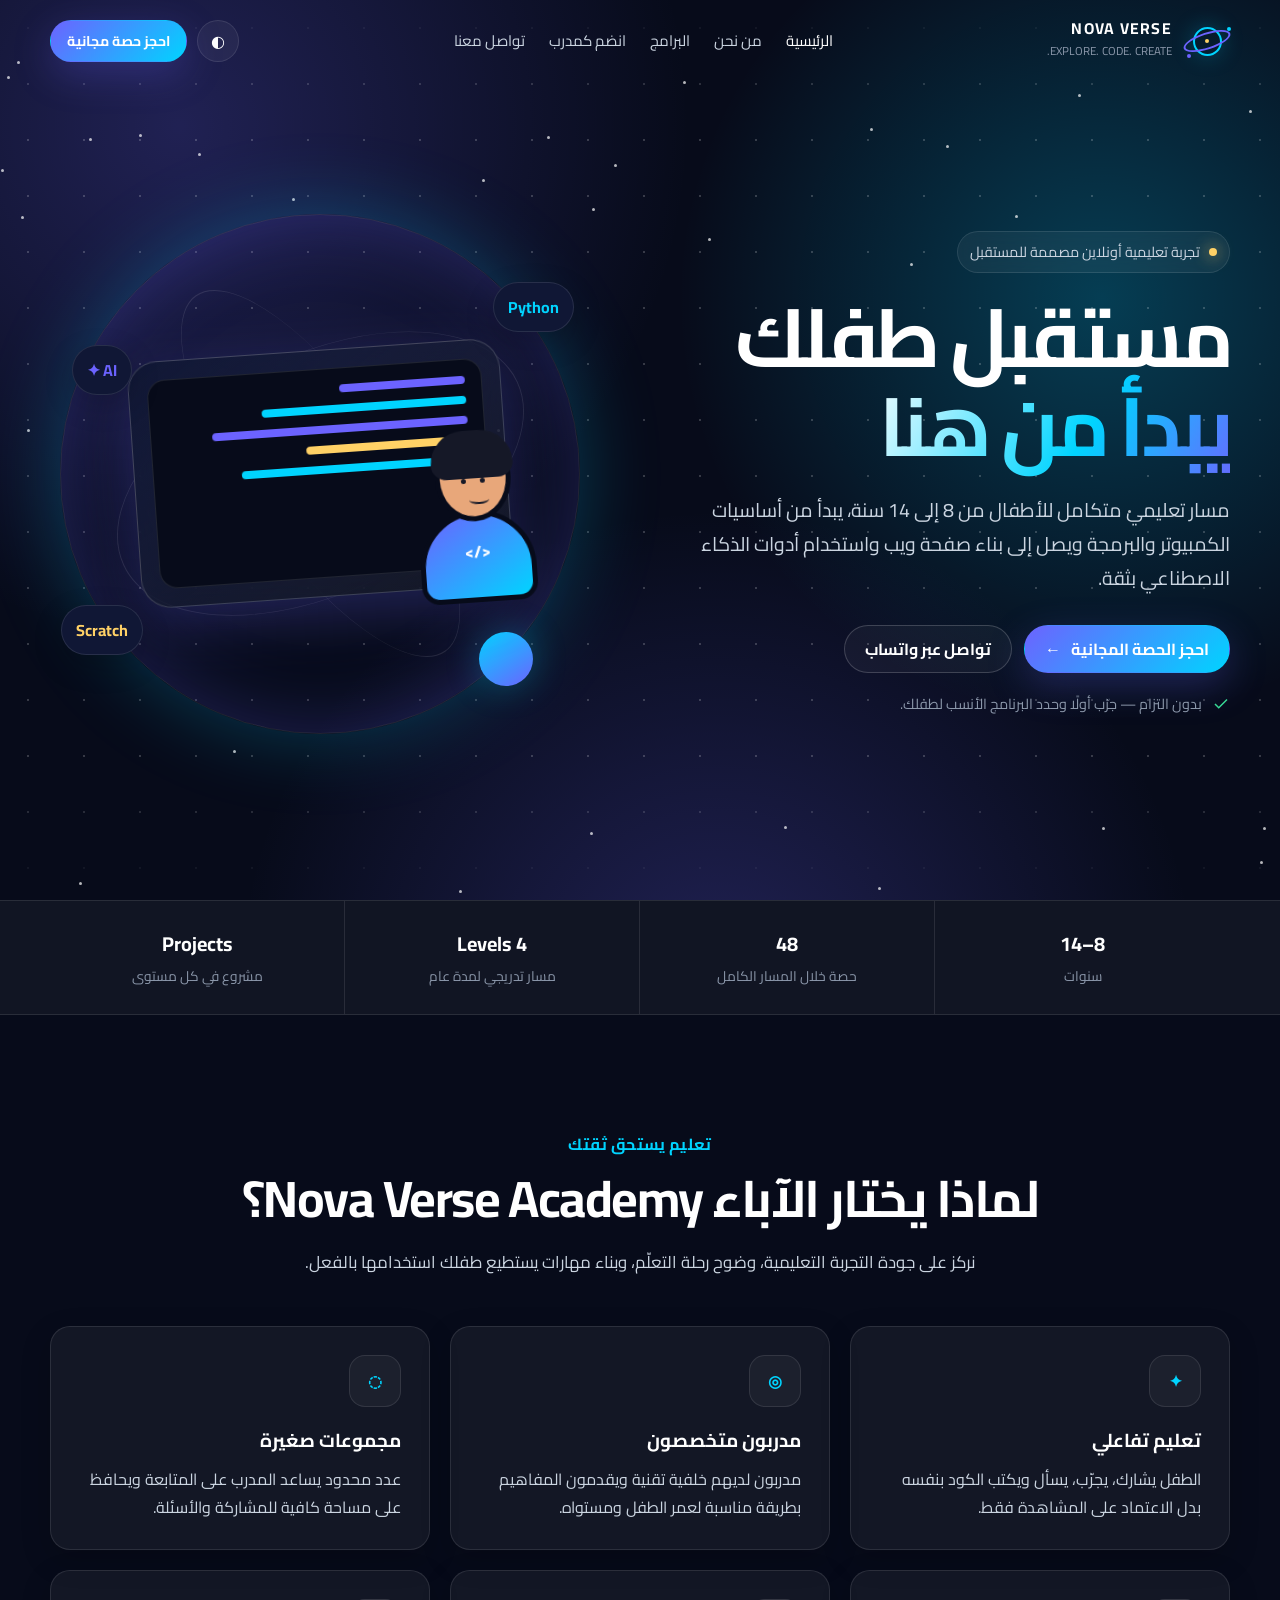
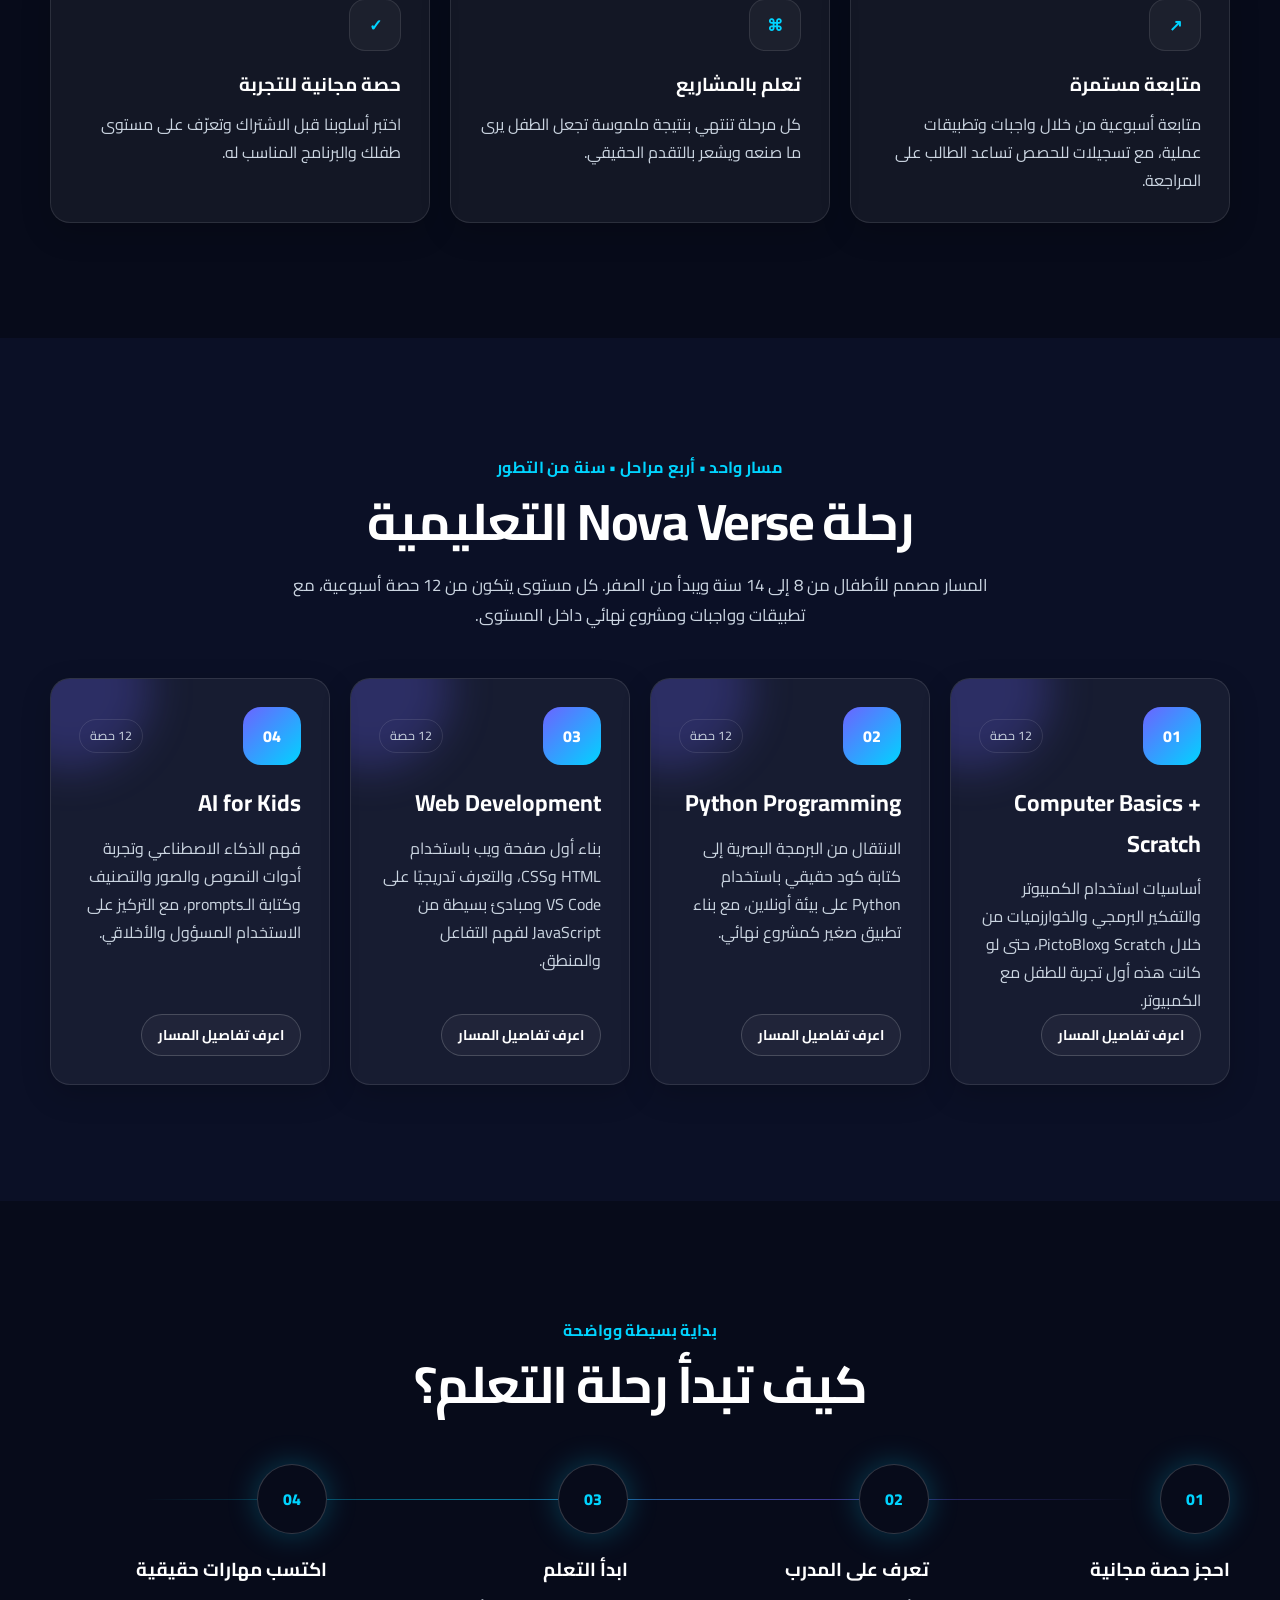
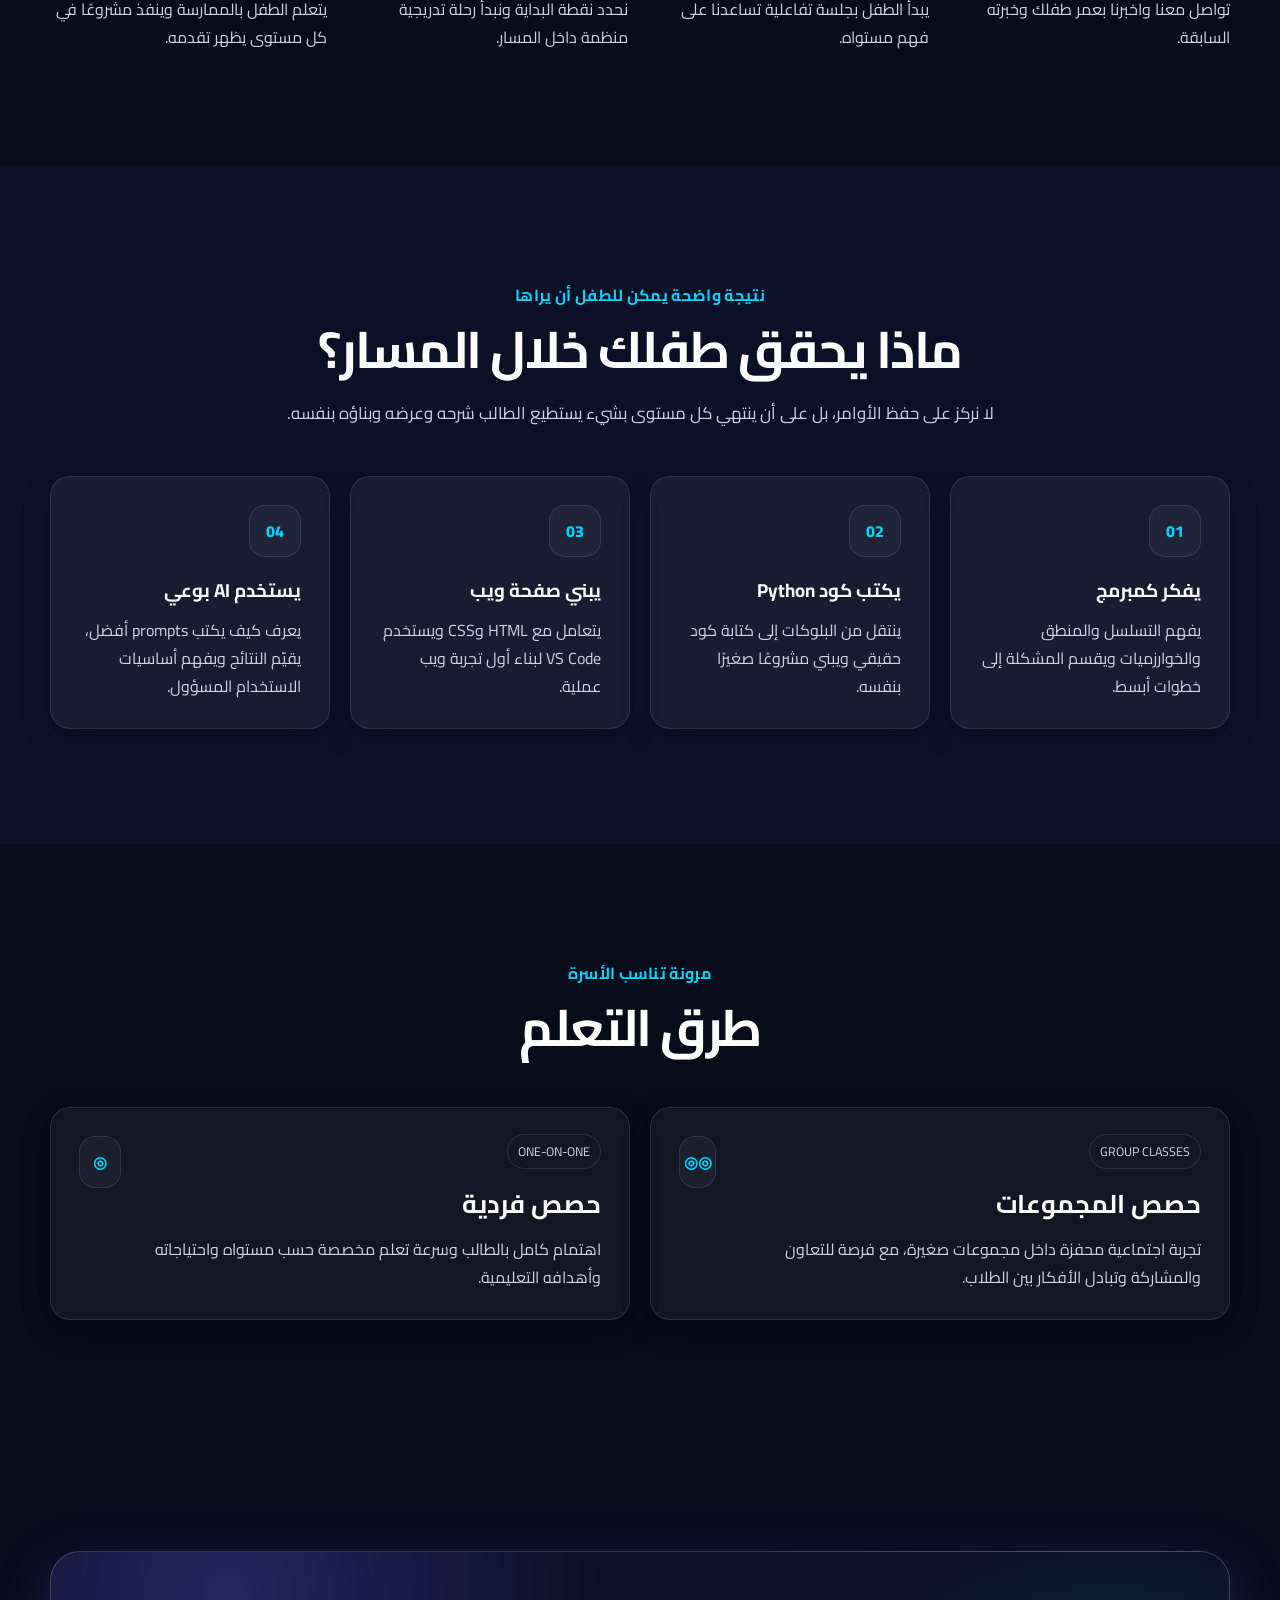
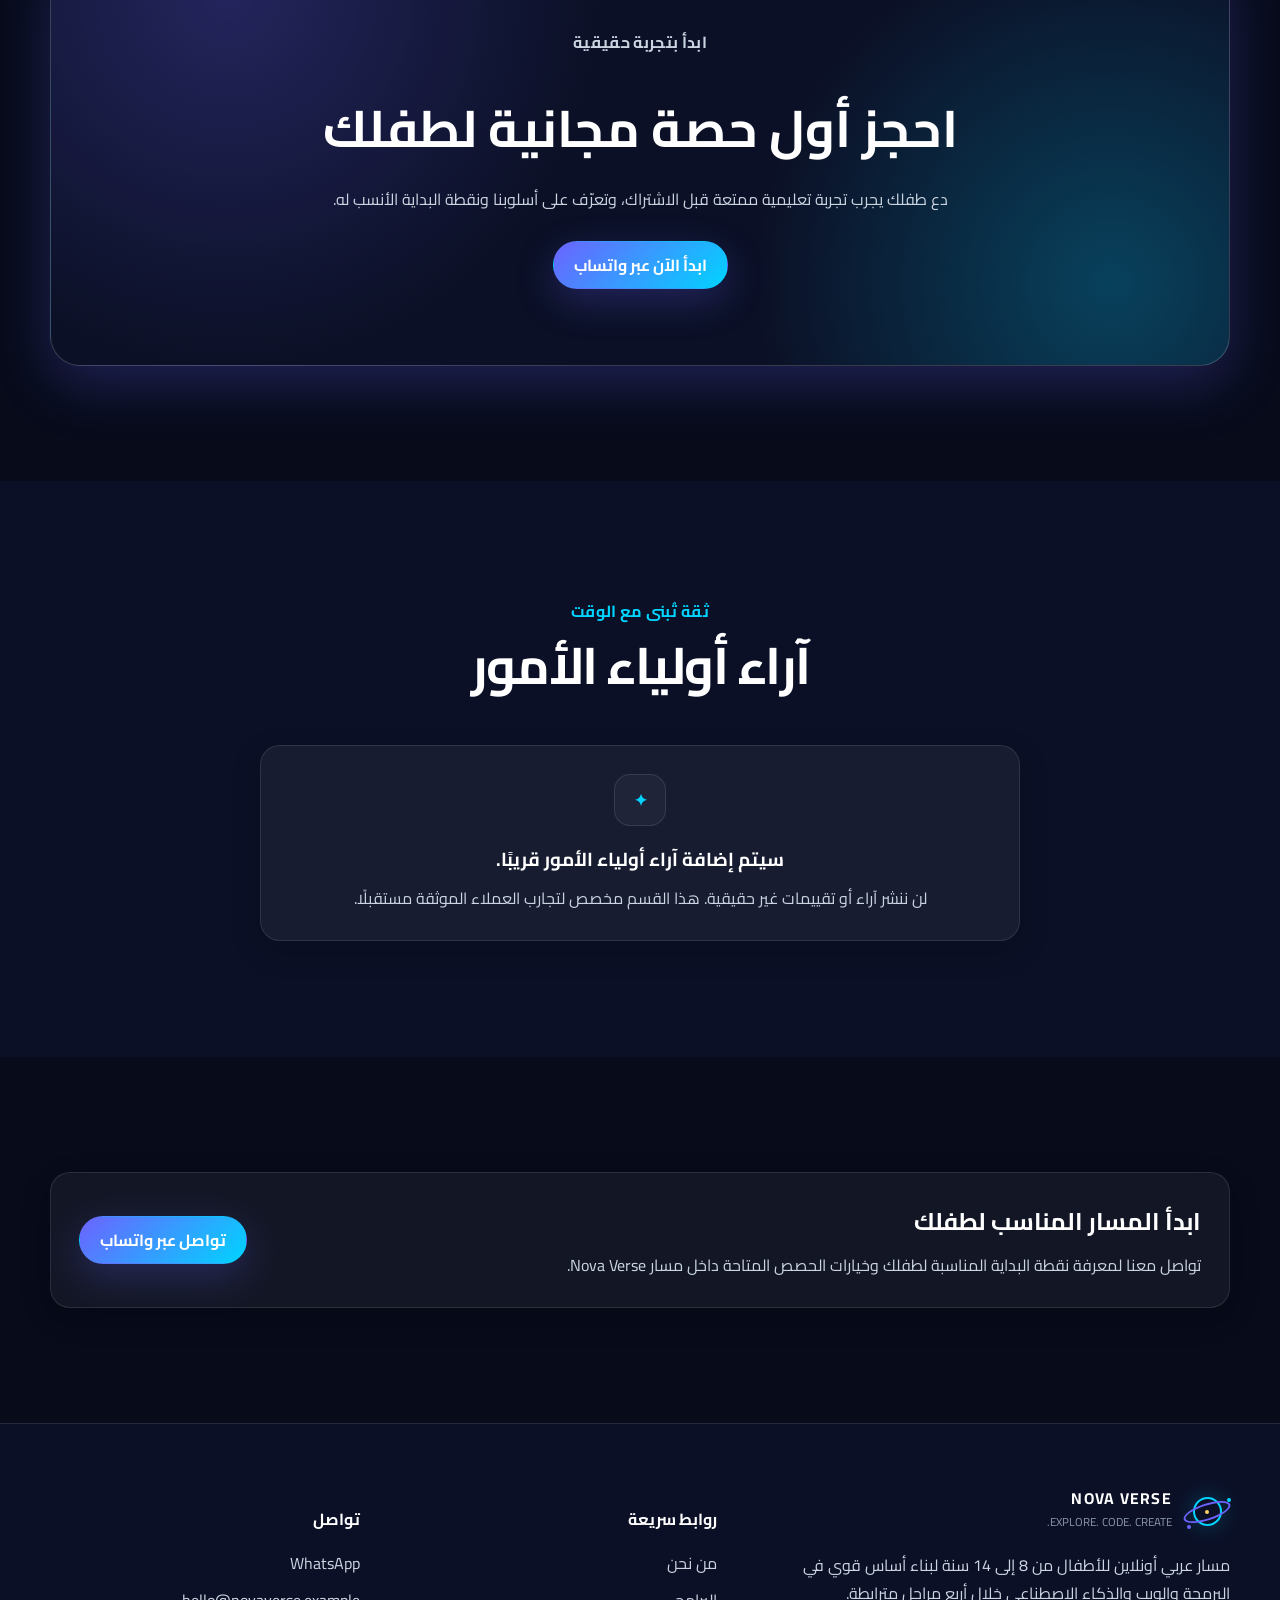
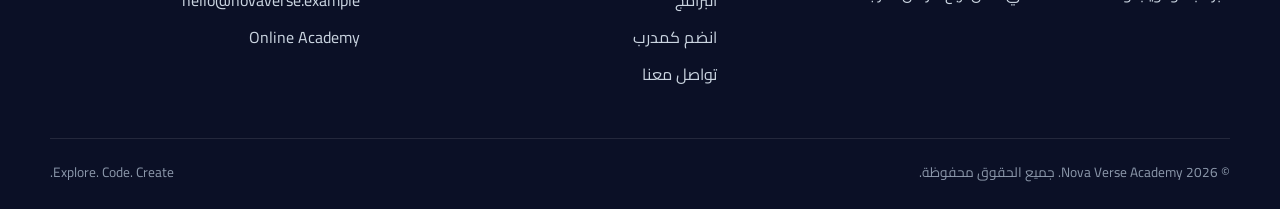
<file: index.html>
<!doctype html>
<html lang="ar" dir="rtl">
<head>
  <meta charset="utf-8">
  <meta name="viewport" content="width=device-width, initial-scale=1">
  <title>Nova Verse Academy | تعلم البرمجة والذكاء الاصطناعي للأطفال</title>
  <meta name="description" content="Nova Verse Academy أكاديمية أونلاين لتعليم الأطفال البرمجة والذكاء الاصطناعي بالعربية من خلال حصص تفاعلية ومشاريع عملية.">
  <meta name="theme-color" content="#070B1A">
  <link rel="stylesheet" href="css/styles.css">
</head>
<body>
<a class="skip-link" href="#main">تخطَّ إلى المحتوى</a>
<header class="site-header">
  <div class="container nav">
    <a class="brand" href="index.html" aria-label="Nova Verse Academy - الرئيسية">
      <span class="brand-mark" aria-hidden="true"><span class="planet-o"></span><span class="brand-star"></span></span>
      <span class="brand-text"><strong>NOVA VERSE</strong><span>EXPLORE. CODE. CREATE.</span></span>
    </a>
    <nav class="nav-links" data-nav-links aria-label="التنقل الرئيسي">
      <a class="active" href="index.html">الرئيسية</a><a href="about.html">من نحن</a><a href="#courses">البرامج</a><a href="become-instructor.html">انضم كمدرب</a><a href="contact.html">تواصل معنا</a>
    </nav>
    <div class="nav-actions">
      <button class="theme-toggle" data-theme-toggle type="button" aria-label="تغيير الثيم">◐</button>
      <a class="btn btn-primary btn-small" data-whatsapp href="#trial">احجز حصة مجانية</a>
      <button class="menu-toggle" data-menu-toggle aria-expanded="false" aria-label="فتح القائمة">☰</button>
    </div>
  </div>
</header>

<main id="main">
  <section class="hero">
    <div class="stars" aria-hidden="true"></div>
    <div class="container hero-grid">
      <div class="hero-copy reveal">
        <div class="eyebrow"><span class="eyebrow-dot"></span> تجربة تعليمية أونلاين مصممة للمستقبل</div>
        <h1>مستقبل طفلك<br><span class="gradient-text">يبدأ من هنا</span></h1>
        <p>مسار تعليمي متكامل للأطفال من 8 إلى 14 سنة، يبدأ من أساسيات الكمبيوتر والبرمجة ويصل إلى بناء صفحة ويب واستخدام أدوات الذكاء الاصطناعي بثقة.</p>
        <div class="hero-actions">
          <a class="btn btn-primary" href="#trial">احجز الحصة المجانية <span aria-hidden="true">←</span></a>
          <a class="btn btn-secondary" data-whatsapp href="#trial">تواصل عبر واتساب</a>
        </div>
        <div class="hero-note"><svg viewBox="0 0 24 24" fill="none" stroke="currentColor" stroke-width="2"><path d="m20 6-11 11-5-5"/></svg> بدون التزام — جرّب أولًا وحدد البرنامج الأنسب لطفلك.</div>
      </div>
      <div class="hero-art reveal" aria-label="رسم تجريدي لطالب يتعلم البرمجة">
        <div class="orbit-shell">
          <div class="planet"></div>
          <div class="floating-chip chip-python">Python</div>
          <div class="floating-chip chip-scratch">Scratch</div>
          <div class="floating-chip chip-ai">AI ✦</div>
          <div class="laptop-card">
            <div class="screen" aria-hidden="true"><div class="code-line" style="width:42%"></div><div class="code-line"></div><div class="code-line"></div><div class="code-line"></div><div class="code-line"></div></div>
            <div class="learner" aria-hidden="true"><div class="learner-body"></div><div class="learner-head"><div class="learner-face"></div><div class="learner-smile"></div></div><div class="learner-hair"></div></div>
          </div>
        </div>
      </div>
    </div>
  </section>

  <div class="stats-strip">
    <div class="container stats">
      <div class="stat"><strong>8–14</strong><span>سنوات</span></div>
      <div class="stat"><strong>48</strong><span>حصة خلال المسار الكامل</span></div>
      <div class="stat"><strong>4 Levels</strong><span>مسار تدريجي لمدة عام</span></div>
      <div class="stat"><strong>Projects</strong><span>مشروع في كل مستوى</span></div>
    </div>
  </div>

  <section class="section" id="why-us">
    <div class="container">
      <div class="section-head reveal"><p class="section-kicker">تعليم يستحق ثقتك</p><h2 class="section-title">لماذا يختار الآباء Nova Verse Academy؟</h2><p class="section-copy">نركز على جودة التجربة التعليمية، وضوح رحلة التعلّم، وبناء مهارات يستطيع طفلك استخدامها بالفعل.</p></div>
      <div class="card-grid three">
        <article class="glass-card reveal"><div class="icon-box">✦</div><h3>تعليم تفاعلي</h3><p>الطفل يشارك، يجرّب، يسأل ويكتب الكود بنفسه بدل الاعتماد على المشاهدة فقط.</p></article>
        <article class="glass-card reveal"><div class="icon-box">◎</div><h3>مدربون متخصصون</h3><p>مدربون لديهم خلفية تقنية ويقدمون المفاهيم بطريقة مناسبة لعمر الطفل ومستواه.</p></article>
        <article class="glass-card reveal"><div class="icon-box">◌</div><h3>مجموعات صغيرة</h3><p>عدد محدود يساعد المدرب على المتابعة ويحافظ على مساحة كافية للمشاركة والأسئلة.</p></article>
        <article class="glass-card reveal"><div class="icon-box">↗</div><h3>متابعة مستمرة</h3><p>متابعة أسبوعية من خلال واجبات وتطبيقات عملية، مع تسجيلات للحصص تساعد الطالب على المراجعة.</p></article>
        <article class="glass-card reveal"><div class="icon-box">⌘</div><h3>تعلم بالمشاريع</h3><p>كل مرحلة تنتهي بنتيجة ملموسة تجعل الطفل يرى ما صنعه ويشعر بالتقدم الحقيقي.</p></article>
        <article class="glass-card reveal"><div class="icon-box">✓</div><h3>حصة مجانية للتجربة</h3><p>اختبر أسلوبنا قبل الاشتراك وتعرّف على مستوى طفلك والبرنامج المناسب له.</p></article>
      </div>
    </div>
  </section>

  <section class="section alt" id="courses">
    <div class="container">
      <div class="section-head reveal"><p class="section-kicker">مسار واحد • أربع مراحل • سنة من التطور</p><h2 class="section-title">رحلة Nova Verse التعليمية</h2><p class="section-copy">المسار مصمم للأطفال من 8 إلى 14 سنة ويبدأ من الصفر. كل مستوى يتكون من 12 حصة أسبوعية، مع تطبيقات وواجبات ومشروع نهائي داخل المستوى.</p></div>
      <div class="card-grid four">
        <article class="glass-card course-card reveal"><div class="course-meta"><span class="course-symbol">01</span><span class="age-badge">12 حصة</span></div><h3>Computer Basics + Scratch</h3><p>أساسيات استخدام الكمبيوتر والتفكير البرمجي والخوارزميات من خلال Scratch وPictoBlox، حتى لو كانت هذه أول تجربة للطفل مع الكمبيوتر.</p><a class="btn btn-secondary btn-small" data-whatsapp href="#trial">اعرف تفاصيل المسار</a></article>
        <article class="glass-card course-card reveal"><div class="course-meta"><span class="course-symbol">02</span><span class="age-badge">12 حصة</span></div><h3>Python Programming</h3><p>الانتقال من البرمجة البصرية إلى كتابة كود حقيقي باستخدام Python على بيئة أونلاين، مع بناء تطبيق صغير كمشروع نهائي.</p><a class="btn btn-secondary btn-small" data-whatsapp href="#trial">اعرف تفاصيل المسار</a></article>
        <article class="glass-card course-card reveal"><div class="course-meta"><span class="course-symbol">03</span><span class="age-badge">12 حصة</span></div><h3>Web Development</h3><p>بناء أول صفحة ويب باستخدام HTML وCSS، والتعرف تدريجيًا على VS Code ومبادئ بسيطة من JavaScript لفهم التفاعل والمنطق.</p><a class="btn btn-secondary btn-small" data-whatsapp href="#trial">اعرف تفاصيل المسار</a></article>
        <article class="glass-card course-card reveal"><div class="course-meta"><span class="course-symbol">04</span><span class="age-badge">12 حصة</span></div><h3>AI for Kids</h3><p>فهم الذكاء الاصطناعي وتجربة أدوات النصوص والصور والتصنيف وكتابة الـprompts، مع التركيز على الاستخدام المسؤول والأخلاقي.</p><a class="btn btn-secondary btn-small" data-whatsapp href="#trial">اعرف تفاصيل المسار</a></article>
      </div>
    </div>
  </section>

  <section class="section">
    <div class="container">
      <div class="section-head reveal"><p class="section-kicker">بداية بسيطة وواضحة</p><h2 class="section-title">كيف تبدأ رحلة التعلم؟</h2></div>
      <div class="timeline">
        <div class="step reveal"><div class="step-num">01</div><h3>احجز حصة مجانية</h3><p>تواصل معنا واخبرنا بعمر طفلك وخبرته السابقة.</p></div>
        <div class="step reveal"><div class="step-num">02</div><h3>تعرف على المدرب</h3><p>يبدأ الطفل بجلسة تفاعلية تساعدنا على فهم مستواه.</p></div>
        <div class="step reveal"><div class="step-num">03</div><h3>ابدأ التعلم</h3><p>نحدد نقطة البداية ونبدأ رحلة تدريجية منظمة داخل المسار.</p></div>
        <div class="step reveal"><div class="step-num">04</div><h3>اكتسب مهارات حقيقية</h3><p>يتعلم الطفل بالممارسة وينفذ مشروعًا في كل مستوى يظهر تقدمه.</p></div>
      </div>
    </div>
  </section>

  <section class="section alt">
    <div class="container">
      <div class="section-head reveal"><p class="section-kicker">نتيجة واضحة يمكن للطفل أن يراها</p><h2 class="section-title">ماذا يحقق طفلك خلال المسار؟</h2><p class="section-copy">لا نركز على حفظ الأوامر، بل على أن ينتهي كل مستوى بشيء يستطيع الطالب شرحه وعرضه وبناؤه بنفسه.</p></div>
      <div class="card-grid four">
        <article class="glass-card reveal"><div class="icon-box">01</div><h3>يفكر كمبرمج</h3><p>يفهم التسلسل والمنطق والخوارزميات ويقسم المشكلة إلى خطوات أبسط.</p></article>
        <article class="glass-card reveal"><div class="icon-box">02</div><h3>يكتب كود Python</h3><p>ينتقل من البلوكات إلى كتابة كود حقيقي ويبني مشروعًا صغيرًا بنفسه.</p></article>
        <article class="glass-card reveal"><div class="icon-box">03</div><h3>يبني صفحة ويب</h3><p>يتعامل مع HTML وCSS ويستخدم VS Code لبناء أول تجربة ويب عملية.</p></article>
        <article class="glass-card reveal"><div class="icon-box">04</div><h3>يستخدم AI بوعي</h3><p>يعرف كيف يكتب prompts أفضل، يقيّم النتائج ويفهم أساسيات الاستخدام المسؤول.</p></article>
      </div>
    </div>
  </section>

  <section class="section">
    <div class="container">
      <div class="section-head reveal"><p class="section-kicker">مرونة تناسب الأسرة</p><h2 class="section-title">طرق التعلم</h2></div>
      <div class="card-grid two">
        <article class="glass-card mode-card reveal"><div><span class="mode-tag">GROUP CLASSES</span><h3>حصص المجموعات</h3><p>تجربة اجتماعية محفزة داخل مجموعات صغيرة، مع فرصة للتعاون والمشاركة وتبادل الأفكار بين الطلاب.</p></div><div class="icon-box">◎◎</div></article>
        <article class="glass-card mode-card reveal"><div><span class="mode-tag">ONE-ON-ONE</span><h3>حصص فردية</h3><p>اهتمام كامل بالطالب وسرعة تعلم مخصصة حسب مستواه واحتياجاته وأهدافه التعليمية.</p></div><div class="icon-box">◎</div></article>
      </div>
    </div>
  </section>

  <section class="section" id="trial">
    <div class="container"><div class="cta-panel reveal"><p class="section-kicker">ابدأ بتجربة حقيقية</p><h2>احجز أول حصة مجانية لطفلك</h2><p>دع طفلك يجرب تجربة تعليمية ممتعة قبل الاشتراك، وتعرّف على أسلوبنا ونقطة البداية الأنسب له.</p><a class="btn btn-primary" data-whatsapp href="#">ابدأ الآن عبر واتساب</a></div></div>
  </section>

  <section class="section alt">
    <div class="container">
      <div class="section-head reveal"><p class="section-kicker">ثقة تُبنى مع الوقت</p><h2 class="section-title">آراء أولياء الأمور</h2></div>
      <div class="glass-card placeholder-card reveal"><div class="icon-box">✦</div><h3>سيتم إضافة آراء أولياء الأمور قريبًا.</h3><p>لن ننشر آراء أو تقييمات غير حقيقية. هذا القسم مخصص لتجارب العملاء الموثقة مستقبلًا.</p></div>
    </div>
  </section>

  <section class="section">
    <div class="container"><div class="glass-card pricing-cta reveal"><div><h2>ابدأ المسار المناسب لطفلك</h2><p>تواصل معنا لمعرفة نقطة البداية المناسبة لطفلك وخيارات الحصص المتاحة داخل مسار Nova Verse.</p></div><a class="btn btn-primary" data-whatsapp href="#">تواصل عبر واتساب</a></div></div>
  </section>
</main>

<footer class="site-footer"><div class="container"><div class="footer-grid"><div><a class="brand" href="index.html"><span class="brand-mark"><span class="planet-o"></span><span class="brand-star"></span></span><span class="brand-text"><strong>NOVA VERSE</strong><span>EXPLORE. CODE. CREATE.</span></span></a><p class="footer-copy">مسار عربي أونلاين للأطفال من 8 إلى 14 سنة لبناء أساس قوي في البرمجة والويب والذكاء الاصطناعي خلال أربع مراحل مترابطة.</p></div><div><h3 class="footer-title">روابط سريعة</h3><div class="footer-links"><a href="about.html">من نحن</a><a href="#courses">البرامج</a><a href="become-instructor.html">انضم كمدرب</a><a href="contact.html">تواصل معنا</a></div></div><div><h3 class="footer-title">تواصل</h3><div class="footer-links"><a data-whatsapp href="#">WhatsApp</a><span>hello@novaverse.example</span><span>Online Academy</span></div></div></div><div class="footer-bottom"><span>© <span data-year></span> Nova Verse Academy. جميع الحقوق محفوظة.</span><span>Explore. Code. Create.</span></div></div></footer>
<script src="js/main.js" defer></script>
</body></html>
</file>
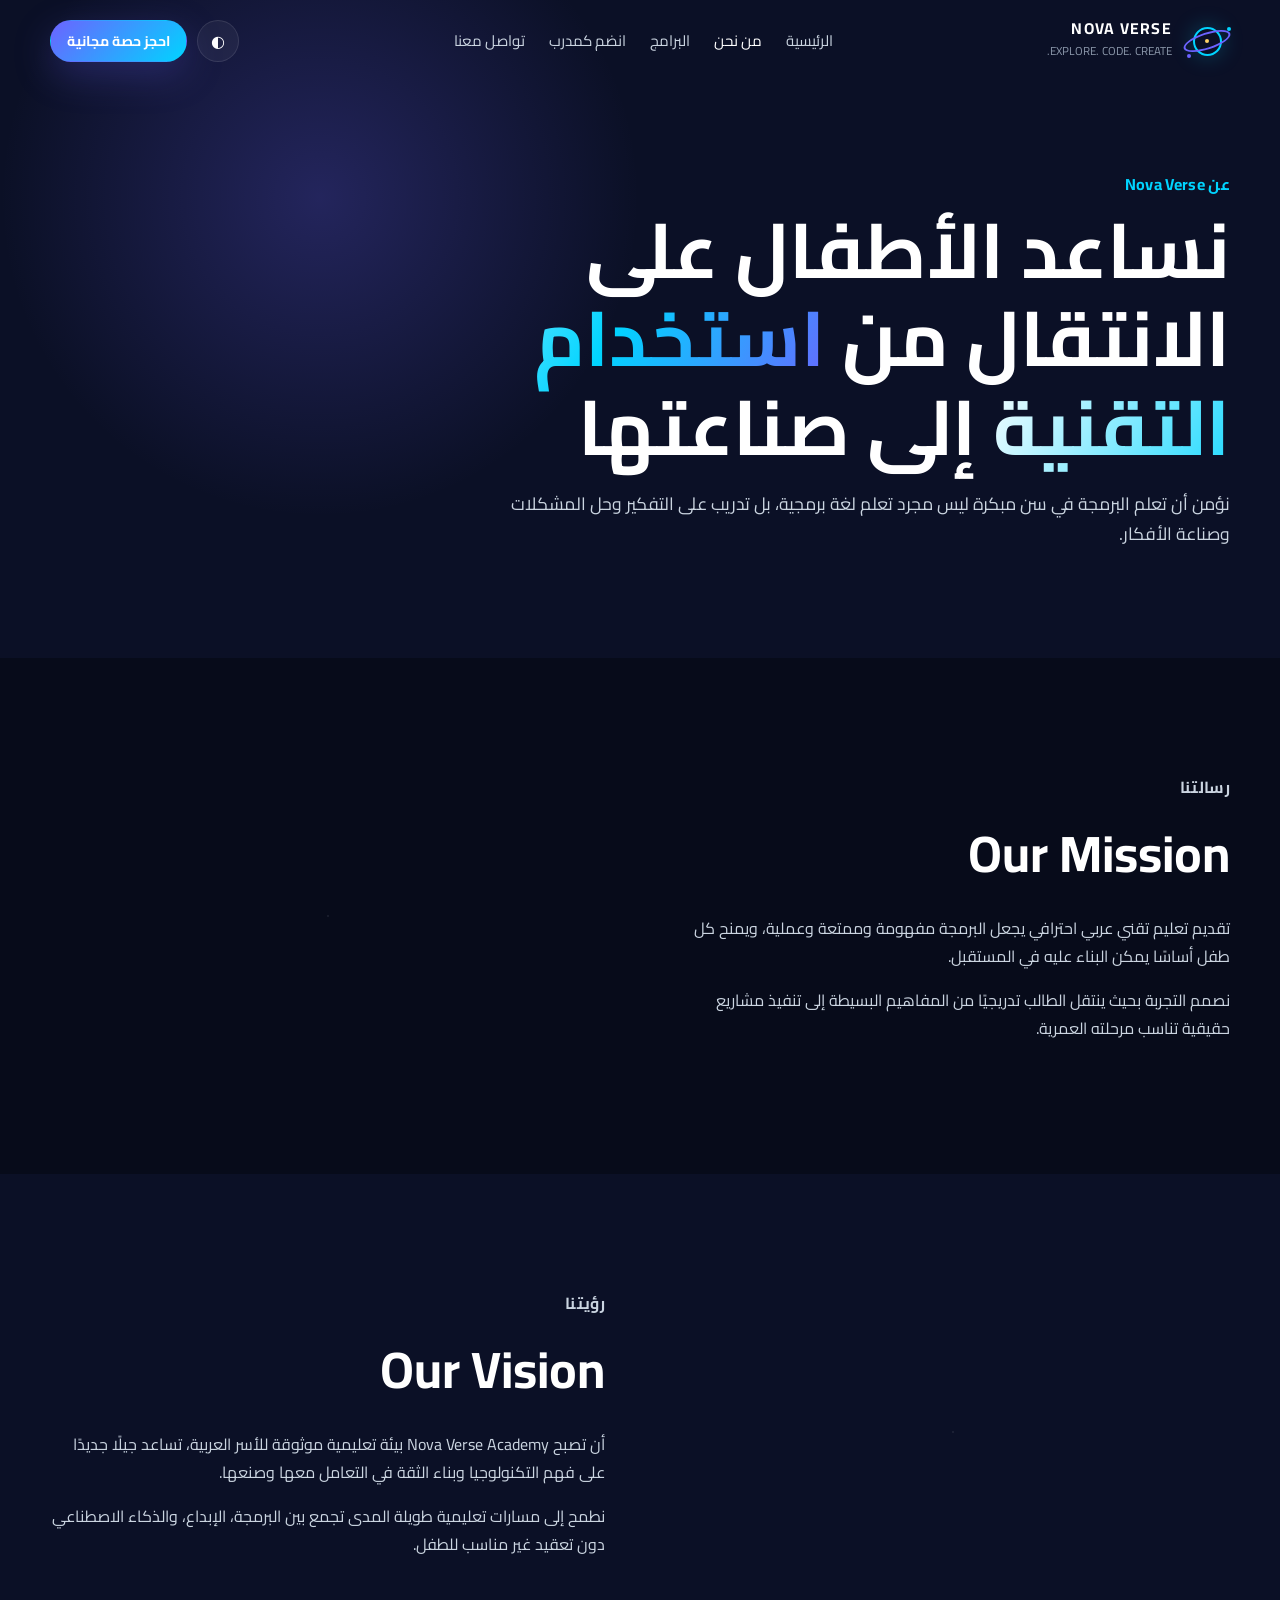
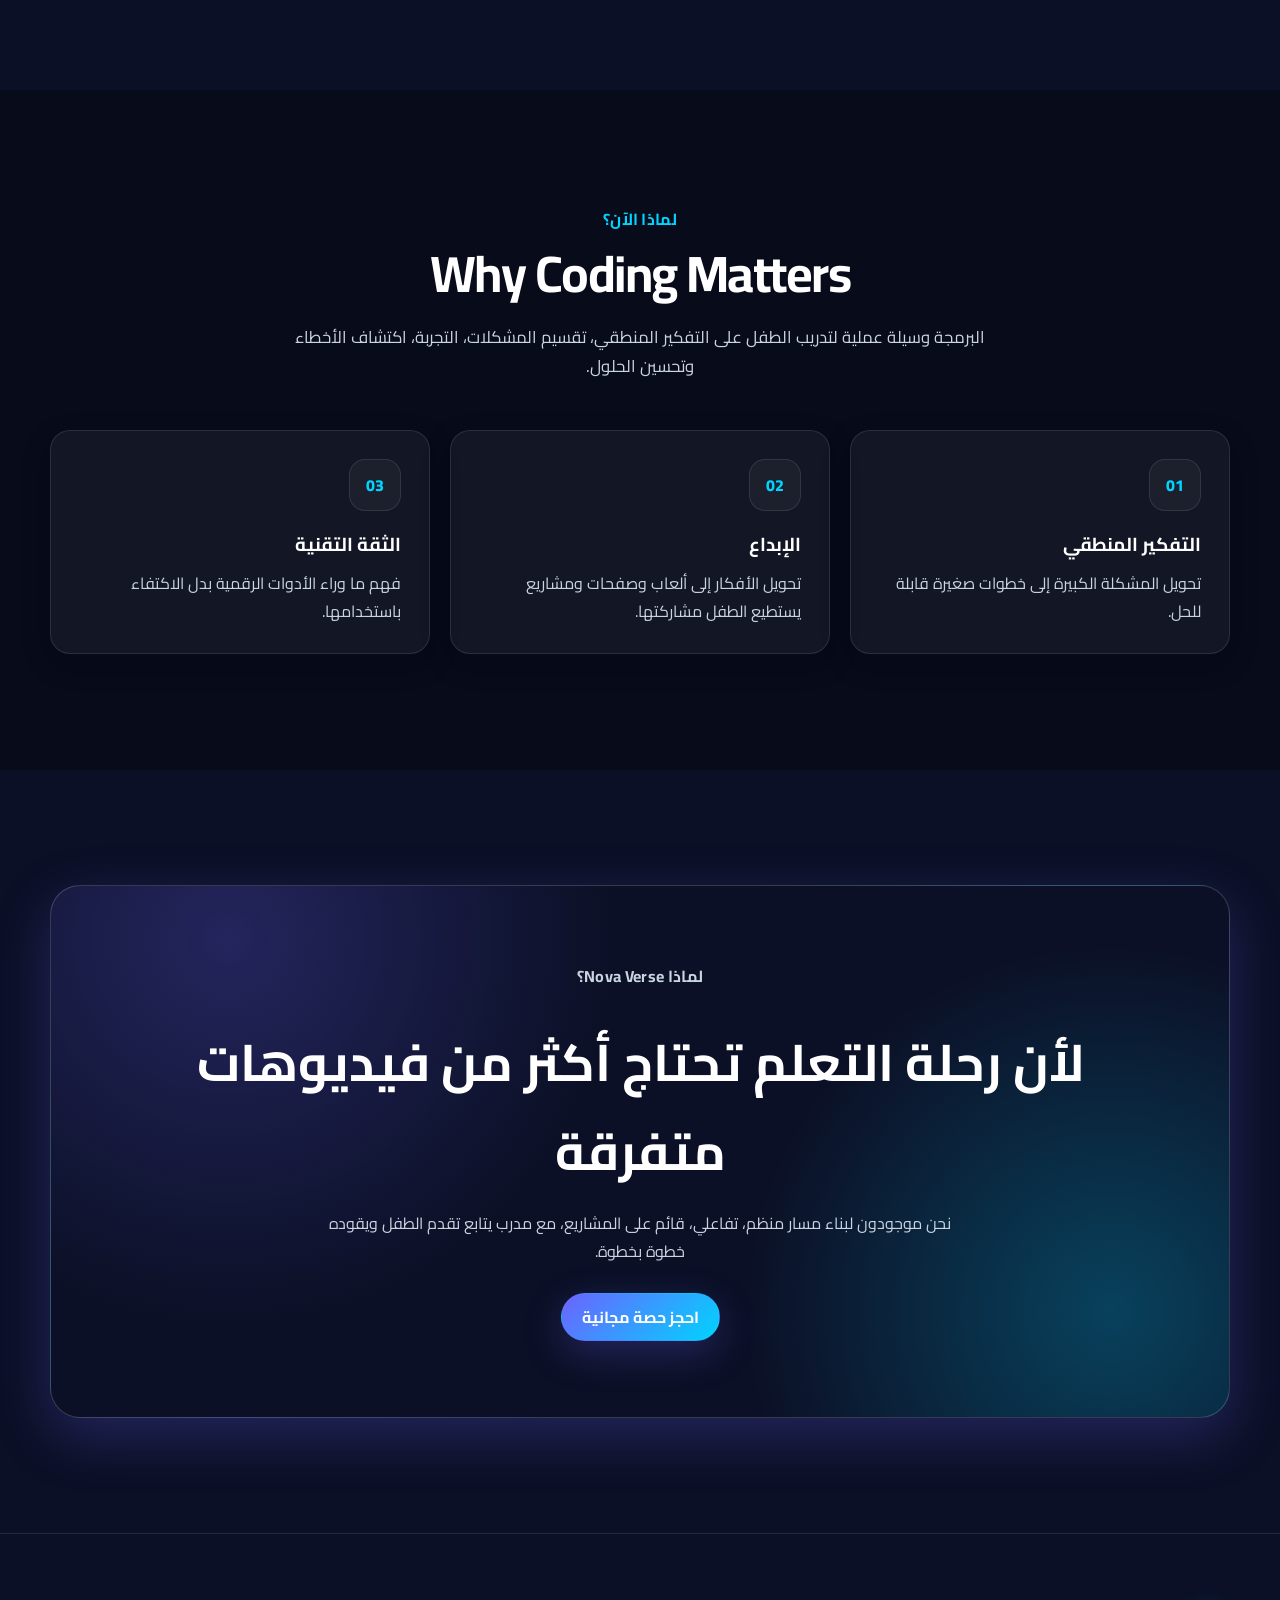
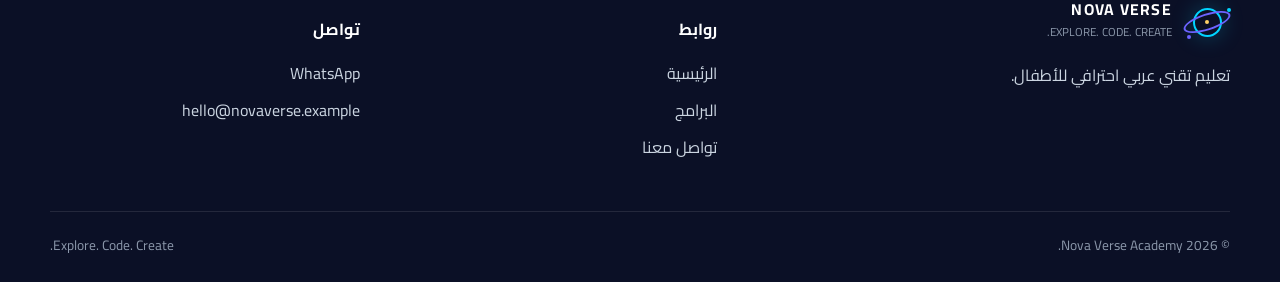
<file: about.html>
<!doctype html><html lang="ar" dir="rtl"><head><meta charset="utf-8"><meta name="viewport" content="width=device-width,initial-scale=1"><title>من نحن | Nova Verse Academy</title><meta name="description" content="تعرف على رسالة ورؤية Nova Verse Academy ولماذا نؤمن بأهمية تعليم البرمجة للأطفال."><link rel="stylesheet" href="css/styles.css"></head><body>
<a class="skip-link" href="#main">تخطَّ إلى المحتوى</a>
<header class="site-header"><div class="container nav"><a class="brand" href="index.html"><span class="brand-mark"><span class="planet-o"></span><span class="brand-star"></span></span><span class="brand-text"><strong>NOVA VERSE</strong><span>EXPLORE. CODE. CREATE.</span></span></a><nav class="nav-links" data-nav-links><a href="index.html">الرئيسية</a><a class="active" href="about.html">من نحن</a><a href="index.html#courses">البرامج</a><a href="become-instructor.html">انضم كمدرب</a><a href="contact.html">تواصل معنا</a></nav><div class="nav-actions"><button class="theme-toggle" data-theme-toggle>◐</button><a class="btn btn-primary btn-small" data-whatsapp href="#">احجز حصة مجانية</a><button class="menu-toggle" data-menu-toggle aria-expanded="false">☰</button></div></div></header>
<main id="main"><section class="page-hero"><div class="container reveal"><p class="section-kicker">عن Nova Verse</p><h1>نساعد الأطفال على الانتقال من <span class="gradient-text">استخدام التقنية</span> إلى صناعتها</h1><p>نؤمن أن تعلم البرمجة في سن مبكرة ليس مجرد تعلم لغة برمجية، بل تدريب على التفكير وحل المشكلات وصناعة الأفكار.</p></div></section>
<section class="section"><div class="container content-split"><div class="copy-block reveal"><p class="section-kicker">رسالتنا</p><h2>Our Mission</h2><p>تقديم تعليم تقني عربي احترافي يجعل البرمجة مفهومة وممتعة وعملية، ويمنح كل طفل أساسًا يمكن البناء عليه في المستقبل.</p><p>نصمم التجربة بحيث ينتقل الطالب تدريجيًا من المفاهيم البسيطة إلى تنفيذ مشاريع حقيقية تناسب مرحلته العمرية.</p></div><div class="visual-orbit reveal"><div class="visual-core"></div></div></div></section>
<section class="section alt"><div class="container content-split"><div class="visual-orbit reveal"><div class="visual-core"></div></div><div class="copy-block reveal"><p class="section-kicker">رؤيتنا</p><h2>Our Vision</h2><p>أن تصبح Nova Verse Academy بيئة تعليمية موثوقة للأسر العربية، تساعد جيلًا جديدًا على فهم التكنولوجيا وبناء الثقة في التعامل معها وصنعها.</p><p>نطمح إلى مسارات تعليمية طويلة المدى تجمع بين البرمجة، الإبداع، والذكاء الاصطناعي دون تعقيد غير مناسب للطفل.</p></div></div></section>
<section class="section"><div class="container"><div class="section-head reveal"><p class="section-kicker">لماذا الآن؟</p><h2 class="section-title">Why Coding Matters</h2><p class="section-copy">البرمجة وسيلة عملية لتدريب الطفل على التفكير المنطقي، تقسيم المشكلات، التجربة، اكتشاف الأخطاء وتحسين الحلول.</p></div><div class="card-grid three"><article class="glass-card reveal"><div class="icon-box">01</div><h3>التفكير المنطقي</h3><p>تحويل المشكلة الكبيرة إلى خطوات صغيرة قابلة للحل.</p></article><article class="glass-card reveal"><div class="icon-box">02</div><h3>الإبداع</h3><p>تحويل الأفكار إلى ألعاب وصفحات ومشاريع يستطيع الطفل مشاركتها.</p></article><article class="glass-card reveal"><div class="icon-box">03</div><h3>الثقة التقنية</h3><p>فهم ما وراء الأدوات الرقمية بدل الاكتفاء باستخدامها.</p></article></div></div></section>
<section class="section alt"><div class="container"><div class="cta-panel reveal"><p class="section-kicker">لماذا Nova Verse؟</p><h2>لأن رحلة التعلم تحتاج أكثر من فيديوهات متفرقة</h2><p>نحن موجودون لبناء مسار منظم، تفاعلي، قائم على المشاريع، مع مدرب يتابع تقدم الطفل ويقوده خطوة بخطوة.</p><a class="btn btn-primary" data-whatsapp href="#">احجز حصة مجانية</a></div></div></section></main>
<footer class="site-footer"><div class="container"><div class="footer-grid"><div><a class="brand" href="index.html"><span class="brand-mark"><span class="planet-o"></span><span class="brand-star"></span></span><span class="brand-text"><strong>NOVA VERSE</strong><span>EXPLORE. CODE. CREATE.</span></span></a><p class="footer-copy">تعليم تقني عربي احترافي للأطفال.</p></div><div><h3 class="footer-title">روابط</h3><div class="footer-links"><a href="index.html">الرئيسية</a><a href="index.html#courses">البرامج</a><a href="contact.html">تواصل معنا</a></div></div><div><h3 class="footer-title">تواصل</h3><div class="footer-links"><a data-whatsapp href="#">WhatsApp</a><span>hello@novaverse.example</span></div></div></div><div class="footer-bottom"><span>© <span data-year></span> Nova Verse Academy.</span><span>Explore. Code. Create.</span></div></div></footer><script src="js/main.js" defer></script></body></html>
</file>
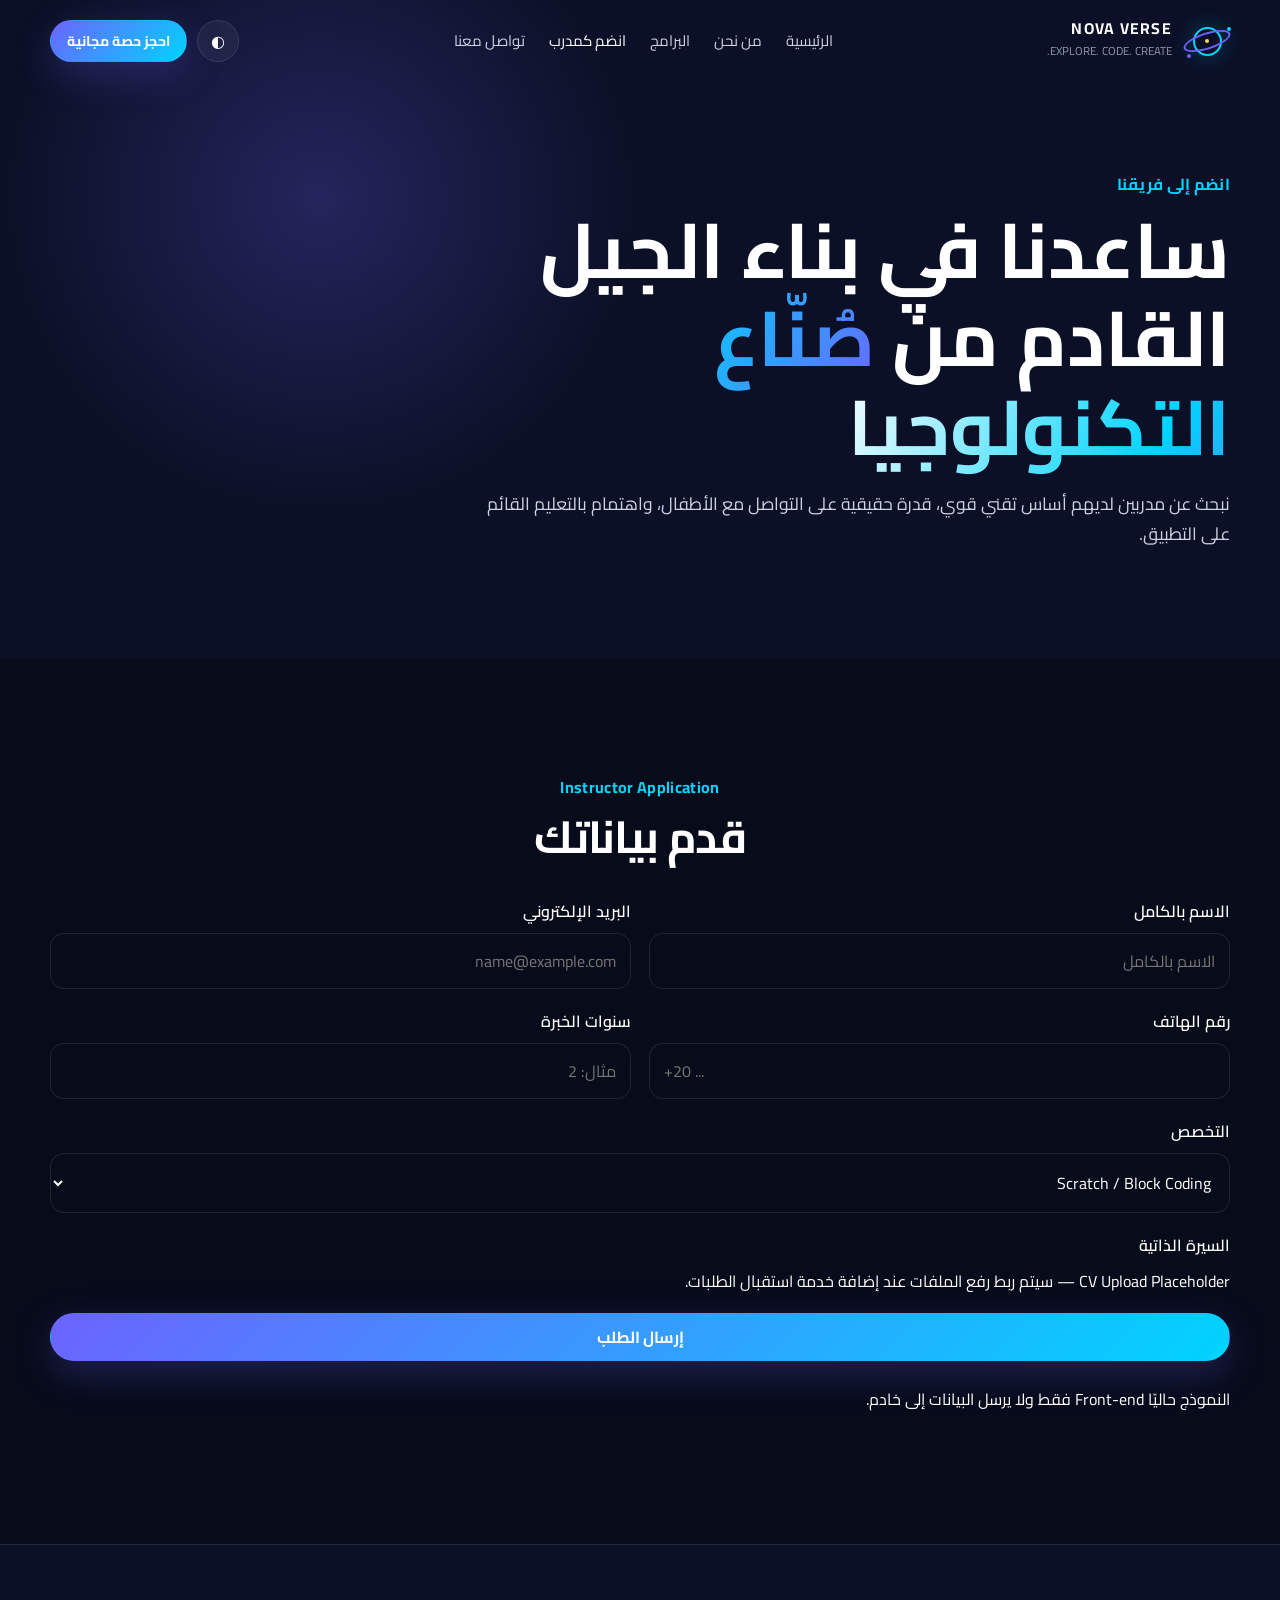
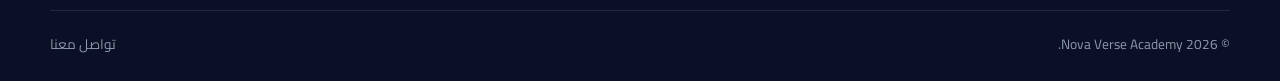
<file: become-instructor.html>
<!doctype html><html lang="ar" dir="rtl"><head><meta charset="utf-8"><meta name="viewport" content="width=device-width,initial-scale=1"><title>انضم كمدرب | Nova Verse Academy</title><meta name="description" content="قدم للانضمام إلى فريق مدربي Nova Verse Academy."><link rel="stylesheet" href="css/styles.css"></head><body>
<a class="skip-link" href="#main">تخطَّ إلى المحتوى</a><header class="site-header"><div class="container nav"><a class="brand" href="index.html"><span class="brand-mark"><span class="planet-o"></span><span class="brand-star"></span></span><span class="brand-text"><strong>NOVA VERSE</strong><span>EXPLORE. CODE. CREATE.</span></span></a><nav class="nav-links" data-nav-links><a href="index.html">الرئيسية</a><a href="about.html">من نحن</a><a href="index.html#courses">البرامج</a><a class="active" href="become-instructor.html">انضم كمدرب</a><a href="contact.html">تواصل معنا</a></nav><div class="nav-actions"><button class="theme-toggle" data-theme-toggle>◐</button><a class="btn btn-primary btn-small" data-whatsapp href="#">احجز حصة مجانية</a><button class="menu-toggle" data-menu-toggle aria-expanded="false">☰</button></div></div></header>
<main id="main"><section class="page-hero"><div class="container reveal"><p class="section-kicker">انضم إلى فريقنا</p><h1>ساعدنا في بناء الجيل القادم من <span class="gradient-text">صُنّاع التكنولوجيا</span></h1><p>نبحث عن مدربين لديهم أساس تقني قوي، قدرة حقيقية على التواصل مع الأطفال، واهتمام بالتعليم القائم على التطبيق.</p></div></section>
<section class="section"><div class="container"><div class="form-shell reveal"><div class="section-head" style="margin-bottom:32px"><p class="section-kicker">Instructor Application</p><h2 class="section-title" style="font-size:clamp(1.8rem,4vw,2.8rem)">قدم بياناتك</h2></div><form id="instructor-form"><div class="form-grid"><div class="field"><label for="name">الاسم بالكامل</label><input id="name" name="name" required placeholder="الاسم بالكامل"></div><div class="field"><label for="email">البريد الإلكتروني</label><input id="email" name="email" type="email" required placeholder="name@example.com"></div><div class="field"><label for="phone">رقم الهاتف</label><input id="phone" name="phone" type="tel" required placeholder="+20 ..."></div><div class="field"><label for="experience">سنوات الخبرة</label><input id="experience" name="experience" type="number" min="0" placeholder="مثال: 2"></div><div class="field full"><label for="specialization">التخصص</label><select id="specialization" name="specialization"><option>Scratch / Block Coding</option><option>Python</option><option>Web Development</option><option>Artificial Intelligence</option><option>أخرى</option></select></div><div class="field full"><label>السيرة الذاتية</label><div class="upload-placeholder">CV Upload Placeholder — سيتم ربط رفع الملفات عند إضافة خدمة استقبال الطلبات.</div></div><div class="field full"><button class="btn btn-primary" type="submit">إرسال الطلب</button><p class="form-note">النموذج حاليًا Front-end فقط ولا يرسل البيانات إلى خادم.</p><p class="form-success" role="status">تم تسجيل النموذج محليًا للعرض التجريبي. اربط Backend أو خدمة Forms قبل الإطلاق.</p></div></div></form></div></div></section></main>
<footer class="site-footer"><div class="container"><div class="footer-bottom" style="margin-top:0"><span>© <span data-year></span> Nova Verse Academy.</span><a href="contact.html">تواصل معنا</a></div></div></footer><script src="js/main.js" defer></script></body></html>
</file>
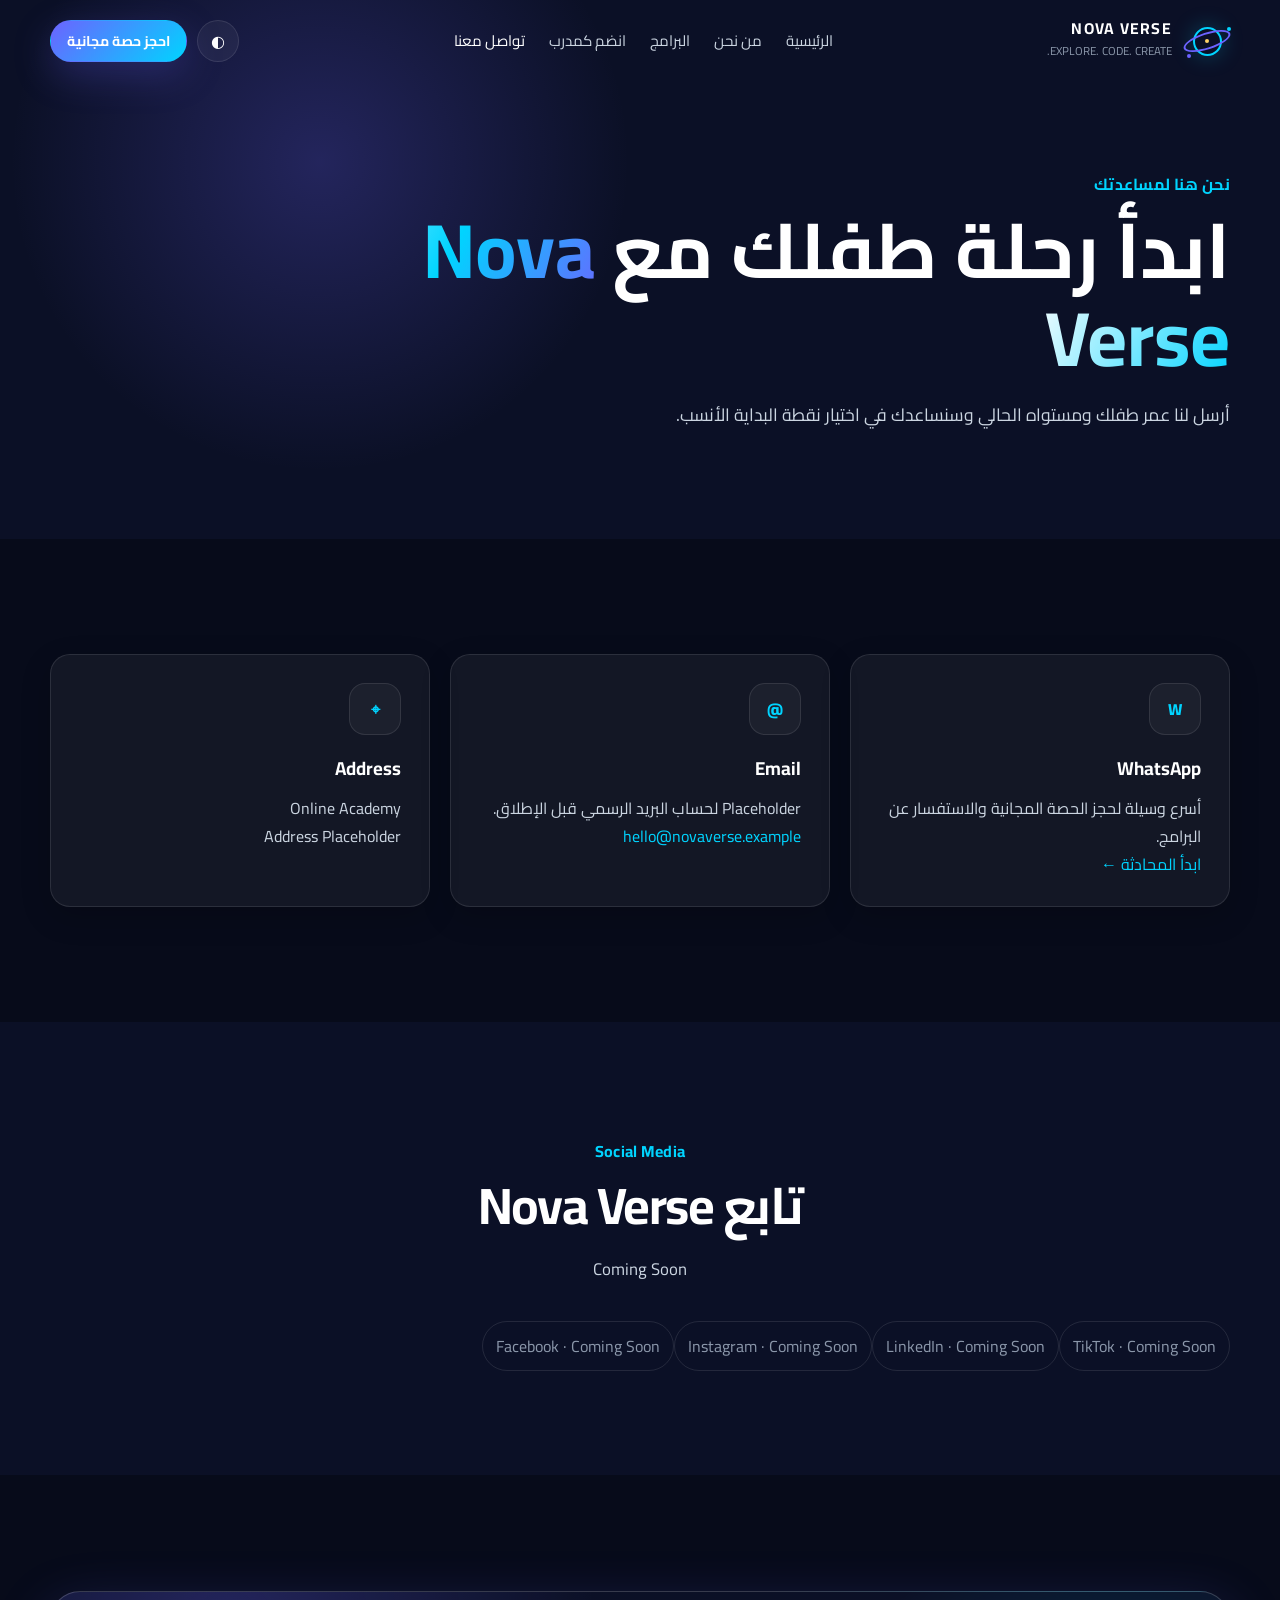
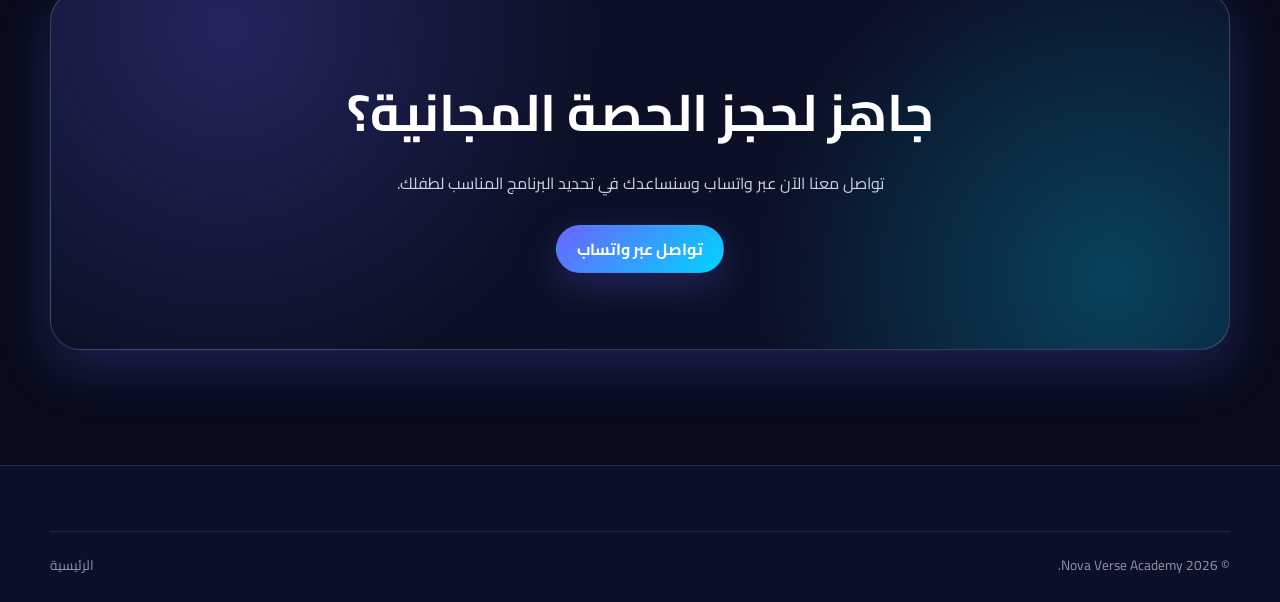
<file: contact.html>
<!doctype html><html lang="ar" dir="rtl"><head><meta charset="utf-8"><meta name="viewport" content="width=device-width,initial-scale=1"><title>تواصل معنا | Nova Verse Academy</title><meta name="description" content="تواصل مع Nova Verse Academy واحجز حصة مجانية لطفلك عبر واتساب."><link rel="stylesheet" href="css/styles.css"></head><body>
<a class="skip-link" href="#main">تخطَّ إلى المحتوى</a><header class="site-header"><div class="container nav"><a class="brand" href="index.html"><span class="brand-mark"><span class="planet-o"></span><span class="brand-star"></span></span><span class="brand-text"><strong>NOVA VERSE</strong><span>EXPLORE. CODE. CREATE.</span></span></a><nav class="nav-links" data-nav-links><a href="index.html">الرئيسية</a><a href="about.html">من نحن</a><a href="index.html#courses">البرامج</a><a href="become-instructor.html">انضم كمدرب</a><a class="active" href="contact.html">تواصل معنا</a></nav><div class="nav-actions"><button class="theme-toggle" data-theme-toggle>◐</button><a class="btn btn-primary btn-small" data-whatsapp href="#">احجز حصة مجانية</a><button class="menu-toggle" data-menu-toggle aria-expanded="false">☰</button></div></div></header>
<main id="main"><section class="page-hero"><div class="container reveal"><p class="section-kicker">نحن هنا لمساعدتك</p><h1>ابدأ رحلة طفلك مع <span class="gradient-text">Nova Verse</span></h1><p>أرسل لنا عمر طفلك ومستواه الحالي وسنساعدك في اختيار نقطة البداية الأنسب.</p></div></section>
<section class="section"><div class="container"><div class="contact-grid"><article class="glass-card contact-card reveal"><div class="icon-box">W</div><h3>WhatsApp</h3><p>أسرع وسيلة لحجز الحصة المجانية والاستفسار عن البرامج.</p><a data-whatsapp href="#">ابدأ المحادثة ←</a></article><article class="glass-card contact-card reveal"><div class="icon-box">@</div><h3>Email</h3><p>Placeholder لحساب البريد الرسمي قبل الإطلاق.</p><a href="mailto:hello@novaverse.example">hello@novaverse.example</a></article><article class="glass-card contact-card reveal"><div class="icon-box">⌖</div><h3>Address</h3><p>Online Academy<br>Address Placeholder</p></article></div></div></section>
<section class="section alt"><div class="container"><div class="section-head reveal"><p class="section-kicker">Social Media</p><h2 class="section-title">تابع Nova Verse</h2><p class="section-copy">Coming Soon</p></div><div class="socials reveal"><span class="social-pill">Facebook · Coming Soon</span><span class="social-pill">Instagram · Coming Soon</span><span class="social-pill">LinkedIn · Coming Soon</span><span class="social-pill">TikTok · Coming Soon</span></div></div></section>
<section class="section"><div class="container"><div class="cta-panel reveal"><h2>جاهز لحجز الحصة المجانية؟</h2><p>تواصل معنا الآن عبر واتساب وسنساعدك في تحديد البرنامج المناسب لطفلك.</p><a class="btn btn-primary" data-whatsapp href="#">تواصل عبر واتساب</a></div></div></section></main>
<footer class="site-footer"><div class="container"><div class="footer-bottom" style="margin-top:0"><span>© <span data-year></span> Nova Verse Academy.</span><a href="index.html">الرئيسية</a></div></div></footer><script src="js/main.js" defer></script></body></html>
</file>
<file: css/styles.css>
@import url('https://fonts.googleapis.com/css2?family=Cairo:wght@400;500;600;700;800&display=swap');

:root {
  --bg-primary: #070B1A;
  --bg-secondary: #0B1026;
  --bg-elevated: #101735;
  --bg-card: rgba(255,255,255,0.05);
  --bg-card-hover: rgba(255,255,255,0.08);
  --text-primary: #FFFFFF;
  --text-secondary: #CBD5E1;
  --text-muted: #8B97AA;
  --primary: #6C63FF;
  --primary-strong: #574EFF;
  --secondary: #00D4FF;
  --accent: #FFD166;
  --success: #38D996;
  --border-color: rgba(255,255,255,0.1);
  --border-strong: rgba(255,255,255,0.18);
  --shadow-color: rgba(108,99,255,0.25);
  --glow-color: rgba(0,212,255,0.25);
  --overlay: rgba(7,11,26,0.74);
  --header-bg: rgba(7,11,26,0.72);
  --white-soft: rgba(255,255,255,0.86);
  --white-faint: rgba(255,255,255,0.04);
  --black-faint: rgba(0,0,0,0.18);
  --illustration-skin: #E8A77A;
  --illustration-hair: #151827;
  --illustration-shirt: #6C63FF;
  --font-family: 'Cairo', sans-serif;
  --container: 1180px;
  --radius-sm: 12px;
  --radius-md: 20px;
  --radius-lg: 30px;
  --radius-pill: 999px;
  --shadow-sm: 0 10px 30px var(--black-faint);
  --shadow-glow: 0 18px 55px var(--shadow-color);
  --transition: 220ms ease;
  --section-space: clamp(72px, 9vw, 120px);
}
[data-theme="premium"] { --bg-primary:#070B1A; --bg-secondary:#151A3A; --bg-elevated:#1C2350; --bg-card:rgba(255,255,255,.05); --bg-card-hover:rgba(255,255,255,.085); --text-primary:#FFF; --text-secondary:#D1D5DB; --text-muted:#9CA3AF; --primary:#8B5CF6; --primary-strong:#7C3AED; --secondary:#38BDF8; --accent:#FBBF24; --success:#34D399; --border-color:rgba(255,255,255,.1); --border-strong:rgba(255,255,255,.18); --shadow-color:rgba(139,92,246,.25); --glow-color:rgba(56,189,248,.25); --overlay:rgba(7,11,26,.74); --header-bg:rgba(7,11,26,.72); --illustration-skin:#E8A77A; --illustration-hair:#151827; --illustration-shirt:#8B5CF6; }
*{box-sizing:border-box} html{scroll-behavior:smooth} body{margin:0;font-family:var(--font-family);color:var(--text-primary);background:var(--bg-primary);line-height:1.75;overflow-x:hidden} body.menu-open{overflow:hidden} a{color:inherit;text-decoration:none} button,input,textarea,select{font:inherit} button{cursor:pointer} img,svg{max-width:100%;display:block} :focus-visible{outline:3px solid var(--secondary);outline-offset:4px}
.container{width:min(calc(100% - 32px),var(--container));margin-inline:auto}.section{padding-block:var(--section-space);position:relative}.section.alt{background:var(--bg-secondary)}.section-kicker{color:var(--secondary);font-weight:700;letter-spacing:.02em;margin:0 0 8px}.section-title{font-size:clamp(2rem,4vw,3.45rem);line-height:1.25;margin:0;letter-spacing:-.03em}.section-copy{max-width:720px;color:var(--text-secondary);margin:18px auto 0;font-size:1.05rem}.section-head{text-align:center;max-width:820px;margin:0 auto 48px}.skip-link{position:fixed;top:12px;inset-inline-start:12px;z-index:200;transform:translateY(-160%);background:var(--text-primary);color:var(--bg-primary);padding:8px 14px;border-radius:var(--radius-sm)}.skip-link:focus{transform:none}
.site-header{position:fixed;inset:0 0 auto;z-index:100;border-bottom:1px solid transparent;transition:var(--transition)}.site-header.scrolled{background:var(--header-bg);backdrop-filter:blur(18px);border-color:var(--border-color)}.nav{min-height:82px;display:flex;align-items:center;justify-content:space-between;gap:24px}.brand{display:inline-flex;align-items:center;gap:12px;min-width:max-content}.brand-mark{width:46px;height:46px;position:relative;display:grid;place-items:center}.planet-o{width:29px;height:29px;border:2px solid var(--secondary);border-radius:50%;box-shadow:0 0 22px var(--glow-color);position:relative}.planet-o:after{content:'';position:absolute;width:45px;height:13px;border:2px solid var(--primary);border-radius:50%;inset:50% auto auto 50%;transform:translate(-50%,-50%) rotate(-18deg)}.brand-star{position:absolute;width:4px;height:4px;border-radius:50%;background:var(--accent);box-shadow:22px -12px 0 var(--secondary),-18px 15px 0 var(--primary)}.brand-text strong{display:block;font-size:.98rem;letter-spacing:.08em;line-height:1}.brand-text span{display:block;color:var(--text-muted);font-size:.72rem;margin-top:5px}.nav-links{display:flex;align-items:center;gap:24px;color:var(--text-secondary);font-size:.94rem}.nav-links a{transition:color var(--transition)}.nav-links a:hover,.nav-links a.active{color:var(--text-primary)}.nav-actions{display:flex;align-items:center;gap:10px}.theme-toggle,.menu-toggle{width:42px;height:42px;display:grid;place-items:center;border:1px solid var(--border-color);border-radius:50%;background:var(--bg-card);color:var(--text-primary)}.menu-toggle{display:none}
.btn{display:inline-flex;align-items:center;justify-content:center;gap:10px;min-height:48px;padding:0 20px;border-radius:var(--radius-pill);border:1px solid transparent;font-weight:700;transition:transform var(--transition),box-shadow var(--transition),background var(--transition),border-color var(--transition)}.btn:hover{transform:translateY(-2px)}.btn-primary{background:linear-gradient(135deg,var(--primary),var(--secondary));color:var(--text-primary);box-shadow:0 12px 38px var(--shadow-color)}.btn-secondary{border-color:var(--border-strong);background:var(--white-faint);color:var(--text-primary)}.btn-small{min-height:42px;padding-inline:16px;font-size:.88rem}
.hero{min-height:100svh;display:grid;align-items:center;position:relative;isolation:isolate;overflow:hidden;padding:118px 0 70px}.hero:before{content:'';position:absolute;inset:-10%;z-index:-4;background:radial-gradient(circle at 20% 20%,var(--shadow-color),transparent 34%),radial-gradient(circle at 80% 36%,var(--glow-color),transparent 30%),radial-gradient(circle at 55% 100%,var(--shadow-color),transparent 35%)}.hero:after{content:'';position:absolute;inset:0;z-index:-3;background-image:radial-gradient(circle,var(--white-soft) 0 1px,transparent 1px);background-size:56px 56px;opacity:.22;mask-image:linear-gradient(to bottom,transparent,#000 12%,#000 86%,transparent)}.stars{position:absolute;inset:0;z-index:-2;pointer-events:none}.star{position:absolute;width:3px;height:3px;border-radius:50%;background:var(--text-primary);opacity:.7;animation:twinkle 3s ease-in-out infinite}.shooting-star{position:absolute;width:120px;height:1px;background:linear-gradient(90deg,transparent,var(--secondary));transform:rotate(-28deg);animation:shoot 8s linear infinite;opacity:0}.hero-grid{display:grid;grid-template-columns:1.02fr .98fr;align-items:center;gap:clamp(36px,6vw,80px)}.hero-copy{position:relative;z-index:2}.eyebrow{display:inline-flex;align-items:center;gap:9px;border:1px solid var(--border-color);background:var(--bg-card);backdrop-filter:blur(10px);border-radius:var(--radius-pill);padding:7px 12px;color:var(--text-secondary);font-size:.9rem;margin-bottom:20px}.eyebrow-dot{width:8px;height:8px;border-radius:50%;background:var(--accent);box-shadow:0 0 16px var(--accent)}.hero h1{font-size:clamp(3rem,6.4vw,5.8rem);line-height:1.09;letter-spacing:-.055em;margin:0 0 22px}.gradient-text{background:linear-gradient(120deg,var(--text-primary),var(--secondary) 58%,var(--primary));-webkit-background-clip:text;background-clip:text;color:transparent}.hero p{color:var(--text-secondary);font-size:clamp(1rem,2vw,1.22rem);max-width:650px;margin:0 0 30px}.hero-actions{display:flex;flex-wrap:wrap;gap:12px}.hero-note{display:flex;align-items:center;gap:10px;color:var(--text-muted);font-size:.9rem;margin-top:18px}.hero-note svg{width:18px;color:var(--success)}.hero-art{position:relative;min-height:520px;display:grid;place-items:center}.orbit-shell{width:min(520px,100%);aspect-ratio:1;border:1px solid var(--border-color);border-radius:50%;position:relative;display:grid;place-items:center;box-shadow:inset 0 0 80px var(--shadow-color),0 0 80px var(--glow-color);animation:float 6s ease-in-out infinite}.orbit-shell:before,.orbit-shell:after{content:'';position:absolute;inset:8%;border:1px solid var(--border-color);border-radius:50%;transform:rotate(55deg) scaleY(.35)}.orbit-shell:after{transform:rotate(-25deg) scaleY(.55)}.laptop-card{width:72%;border-radius:var(--radius-lg);border:1px solid var(--border-strong);background:linear-gradient(145deg,var(--bg-elevated),var(--bg-card));backdrop-filter:blur(18px);padding:18px;box-shadow:var(--shadow-glow);transform:rotate(-4deg);position:relative;z-index:3}.screen{aspect-ratio:16/10;border-radius:18px;background:var(--bg-primary);border:1px solid var(--border-color);padding:16px}.code-line{height:8px;border-radius:var(--radius-pill);background:var(--primary);margin-bottom:12px}.code-line:nth-child(2){width:68%;background:var(--secondary)}.code-line:nth-child(3){width:85%}.code-line:nth-child(4){width:54%;background:var(--accent)}.code-line:nth-child(5){width:76%;background:var(--secondary)}.learner{position:absolute;right:-12%;bottom:-8%;width:150px;height:170px;z-index:5}.learner-head{position:absolute;width:76px;height:86px;border-radius:46% 46% 50% 50%;background:var(--illustration-skin);top:0;left:34px;border:5px solid var(--bg-primary)}.learner-hair{position:absolute;width:82px;height:48px;border-radius:48px 48px 22px 22px;background:var(--illustration-hair);top:-5px;left:31px}.learner-face:before,.learner-face:after{content:'';position:absolute;width:5px;height:5px;border-radius:50%;background:var(--illustration-hair);top:38px}.learner-face:before{left:21px}.learner-face:after{right:21px}.learner-smile{position:absolute;width:20px;height:9px;border-bottom:2px solid var(--illustration-hair);border-radius:50%;top:55px;left:28px}.learner-body{position:absolute;width:116px;height:92px;border-radius:58px 58px 18px 18px;background:linear-gradient(145deg,var(--illustration-shirt),var(--secondary));left:14px;top:75px;border:5px solid var(--bg-primary)}.learner-body:before{content:'</>';position:absolute;inset:22px 0 auto;text-align:center;color:var(--text-primary);font-weight:800}.floating-chip{position:absolute;padding:10px 14px;border:1px solid var(--border-color);background:var(--bg-elevated);border-radius:var(--radius-pill);font-weight:700;z-index:5;box-shadow:var(--shadow-sm)}.chip-python{top:13%;right:1%;color:var(--secondary)}.chip-scratch{bottom:15%;left:0;color:var(--accent)}.chip-ai{top:25%;left:2%;color:var(--primary)}.planet{position:absolute;width:54px;height:54px;border-radius:50%;background:linear-gradient(145deg,var(--secondary),var(--primary));right:9%;bottom:9%;box-shadow:0 0 35px var(--glow-color)}
.stats-strip{border-block:1px solid var(--border-color);background:var(--white-faint)}.stats{display:grid;grid-template-columns:repeat(4,1fr)}.stat{padding:25px;text-align:center;border-inline-start:1px solid var(--border-color)}.stat:first-child{border-inline-start:0}.stat strong{display:block;font-size:1.25rem;color:var(--text-primary)}.stat span{color:var(--text-muted);font-size:.86rem}.card-grid{display:grid;gap:20px}.card-grid.three{grid-template-columns:repeat(3,1fr)}.card-grid.four{grid-template-columns:repeat(4,1fr)}.card-grid.two{grid-template-columns:repeat(2,1fr)}.glass-card{border:1px solid var(--border-color);background:var(--bg-card);border-radius:var(--radius-md);padding:28px;transition:var(--transition);box-shadow:var(--shadow-sm)}.glass-card:hover{transform:translateY(-5px);border-color:var(--border-strong);background:var(--bg-card-hover)}.glass-card h3{margin:18px 0 8px}.glass-card p{margin:0;color:var(--text-secondary)}.icon-box{width:52px;height:52px;display:grid;place-items:center;border:1px solid var(--border-color);border-radius:16px;background:var(--white-faint);color:var(--secondary);font-weight:800}.course-card{position:relative;overflow:hidden;min-height:350px;display:flex;flex-direction:column}.course-card:before{content:'';position:absolute;width:160px;height:160px;border-radius:50%;background:var(--shadow-color);filter:blur(20px);top:-70px;left:-60px}.course-card>*{position:relative;z-index:1}.course-meta{display:flex;align-items:center;justify-content:space-between;gap:12px}.course-symbol{width:58px;height:58px;display:grid;place-items:center;border-radius:18px;background:linear-gradient(135deg,var(--primary),var(--secondary));font-weight:800}.age-badge,.mode-tag{border:1px solid var(--border-color);border-radius:var(--radius-pill);padding:5px 10px;color:var(--text-secondary);font-size:.78rem}.course-card h3{font-size:1.45rem;margin-bottom:10px}.course-card .btn{margin-top:auto;align-self:flex-start}.timeline{display:grid;grid-template-columns:repeat(4,1fr);gap:24px;position:relative}.timeline:before{content:'';position:absolute;top:35px;left:8%;right:8%;height:1px;background:linear-gradient(90deg,transparent,var(--secondary),var(--primary),transparent);opacity:.55}.step{position:relative;z-index:1}.step-num{width:70px;height:70px;display:grid;place-items:center;border-radius:50%;background:var(--bg-primary);border:1px solid var(--border-strong);color:var(--secondary);font-weight:800;box-shadow:0 0 30px var(--glow-color)}.step h3{margin:20px 0 8px}.step p{color:var(--text-secondary);margin:0}.mode-card{display:flex;justify-content:space-between;gap:24px;align-items:flex-start}.mode-card h3{font-size:1.6rem}.cta-panel{padding:clamp(34px,7vw,76px);border:1px solid var(--border-strong);border-radius:var(--radius-lg);text-align:center;background:radial-gradient(circle at 15% 10%,var(--shadow-color),transparent 35%),radial-gradient(circle at 90% 80%,var(--glow-color),transparent 32%),var(--bg-secondary);box-shadow:var(--shadow-glow)}.cta-panel h2{font-size:clamp(2rem,4vw,3.5rem);margin:0 0 12px}.cta-panel p{max-width:650px;margin:0 auto 28px;color:var(--text-secondary)}.placeholder-card{text-align:center;max-width:760px;margin:auto}.placeholder-card .icon-box{margin:auto}.pricing-cta{display:flex;align-items:center;justify-content:space-between;gap:30px}.pricing-cta h2{margin:0 0 8px}.pricing-cta p{margin:0}.site-footer{border-top:1px solid var(--border-color);padding:65px 0 24px;background:var(--bg-secondary)}.footer-grid{display:grid;grid-template-columns:1.5fr 1fr 1fr;gap:48px}.footer-copy{max-width:440px;color:var(--text-secondary)}.footer-title{font-size:1rem}.footer-links{display:grid;gap:9px;color:var(--text-secondary)}.footer-bottom{margin-top:50px;padding-top:22px;border-top:1px solid var(--border-color);display:flex;justify-content:space-between;color:var(--text-muted);font-size:.85rem}.page-hero{padding:170px 0 90px;background:radial-gradient(circle at 25% 30%,var(--shadow-color),transparent 30%),var(--bg-secondary)}.page-hero h1{font-size:clamp(2.6rem,6vw,5rem);max-width:900px;line-height:1.15;margin:0}.page-hero p:not(.section-kicker){max-width:760px;color:var(--text-secondary);font-size:1.1rem}.content-split{display:grid;grid-template-columns:1fr 1fr;align-items:center;gap:70px}.copy-block h2{font-size:clamp(2rem,4vw,3.3rem);margin:0 0 14px}.copy-block p{color:var(--text-secondary)}.visual-orbit{aspect-ratio:1;max-width:420px;margin:auto;border:1px solid var(--border-color);border-radius:50%;display:grid;place-items:center;box-shadow:inset 0 0 80px var(--shadow-color)}.visual-core{width:42%;aspect-ratio:1;border-radius:50%;background:linear-gradient(145deg,var(--primary),var(--secondary));box-shadow:0 0 70px var(--glow-color)}.contact-grid{display:grid;grid-template-columns:repeat(3,1fr);gap:20px}.contact-card a{color:var(--secondary)}.social-list{display:flex;flex-wrap:wrap;gap:10px;margin-top:22px}.social-pill{padding:9px 13px;border:1px solid var(--border-color);border-radius:var(--radius-pill);color:var(--text-muted)}.form-card{max-width:900px;margin:auto}.form-grid{display:grid;grid-template-columns:repeat(2,1fr);gap:18px}.field{display:grid;gap:8px}.field.full{grid-column:1/-1}.field label{font-weight:600}.field input,.field select,.field textarea{width:100%;border:1px solid var(--border-color);background:var(--bg-primary);color:var(--text-primary);border-radius:14px;padding:13px 14px;outline:0}.field textarea{min-height:130px;resize:vertical}.file-placeholder{border:1px dashed var(--border-strong);border-radius:14px;padding:20px;color:var(--text-secondary)}.form-success{display:none;margin-top:18px;padding:12px;border-radius:12px;background:var(--white-faint);color:var(--success)}.form-success.show{display:block}.reveal{opacity:0;transform:translateY(22px);transition:opacity .65s ease,transform .65s ease}.reveal.visible{opacity:1;transform:none}@keyframes twinkle{50%{opacity:.2;transform:scale(.65)}}@keyframes shoot{0%,78%{opacity:0;transform:translate(-20vw,-10vh) rotate(-28deg)}80%{opacity:1}100%{opacity:0;transform:translate(100vw,60vh) rotate(-28deg)}}@keyframes float{50%{transform:translateY(-10px)}}
@media(prefers-reduced-motion:reduce){*{scroll-behavior:auto!important;animation:none!important;transition:none!important}.reveal{opacity:1;transform:none}}
@media(max-width:980px){.nav-links{position:fixed;inset:82px 16px auto;display:none;flex-direction:column;align-items:stretch;padding:20px;background:var(--bg-secondary);border:1px solid var(--border-color);border-radius:var(--radius-md);box-shadow:var(--shadow-sm)}.nav-links.open{display:flex}.menu-toggle{display:grid}.nav-actions>.btn{display:none}.hero-grid{grid-template-columns:1fr}.hero-copy{text-align:center}.hero p{margin-inline:auto}.hero-actions,.hero-note{justify-content:center}.hero-art{min-height:430px}.orbit-shell{max-width:430px}.card-grid.three,.card-grid.four,.contact-grid{grid-template-columns:repeat(2,1fr)}.timeline{grid-template-columns:repeat(2,1fr)}.timeline:before{display:none}.stats{grid-template-columns:repeat(2,1fr)}.content-split{grid-template-columns:1fr;gap:45px}.footer-grid{grid-template-columns:1.3fr 1fr}.pricing-cta{align-items:flex-start}}
@media(max-width:640px){.container{width:min(calc(100% - 24px),var(--container))}.nav{min-height:72px}.brand-text span{display:none}.brand-mark{width:38px;height:38px}.nav-links{inset-block-start:72px}.hero{padding-top:105px}.hero h1{font-size:clamp(2.65rem,15vw,4rem)}.hero-art{min-height:350px}.orbit-shell{max-width:330px}.laptop-card{width:76%}.learner{transform:scale(.75);transform-origin:bottom right}.floating-chip{font-size:.75rem;padding:7px 10px}.stats,.card-grid.three,.card-grid.four,.card-grid.two,.timeline,.contact-grid,.form-grid,.footer-grid{grid-template-columns:1fr}.stat{border-inline-start:0;border-bottom:1px solid var(--border-color)}.stat:last-child{border-bottom:0}.section-head{margin-bottom:34px}.glass-card{padding:22px}.course-card{min-height:310px}.mode-card,.pricing-cta,.footer-bottom{flex-direction:column}.field.full{grid-column:auto}.page-hero{padding-top:135px}.footer-bottom{gap:8px}.theme-toggle,.menu-toggle{width:38px;height:38px}}
</file>
